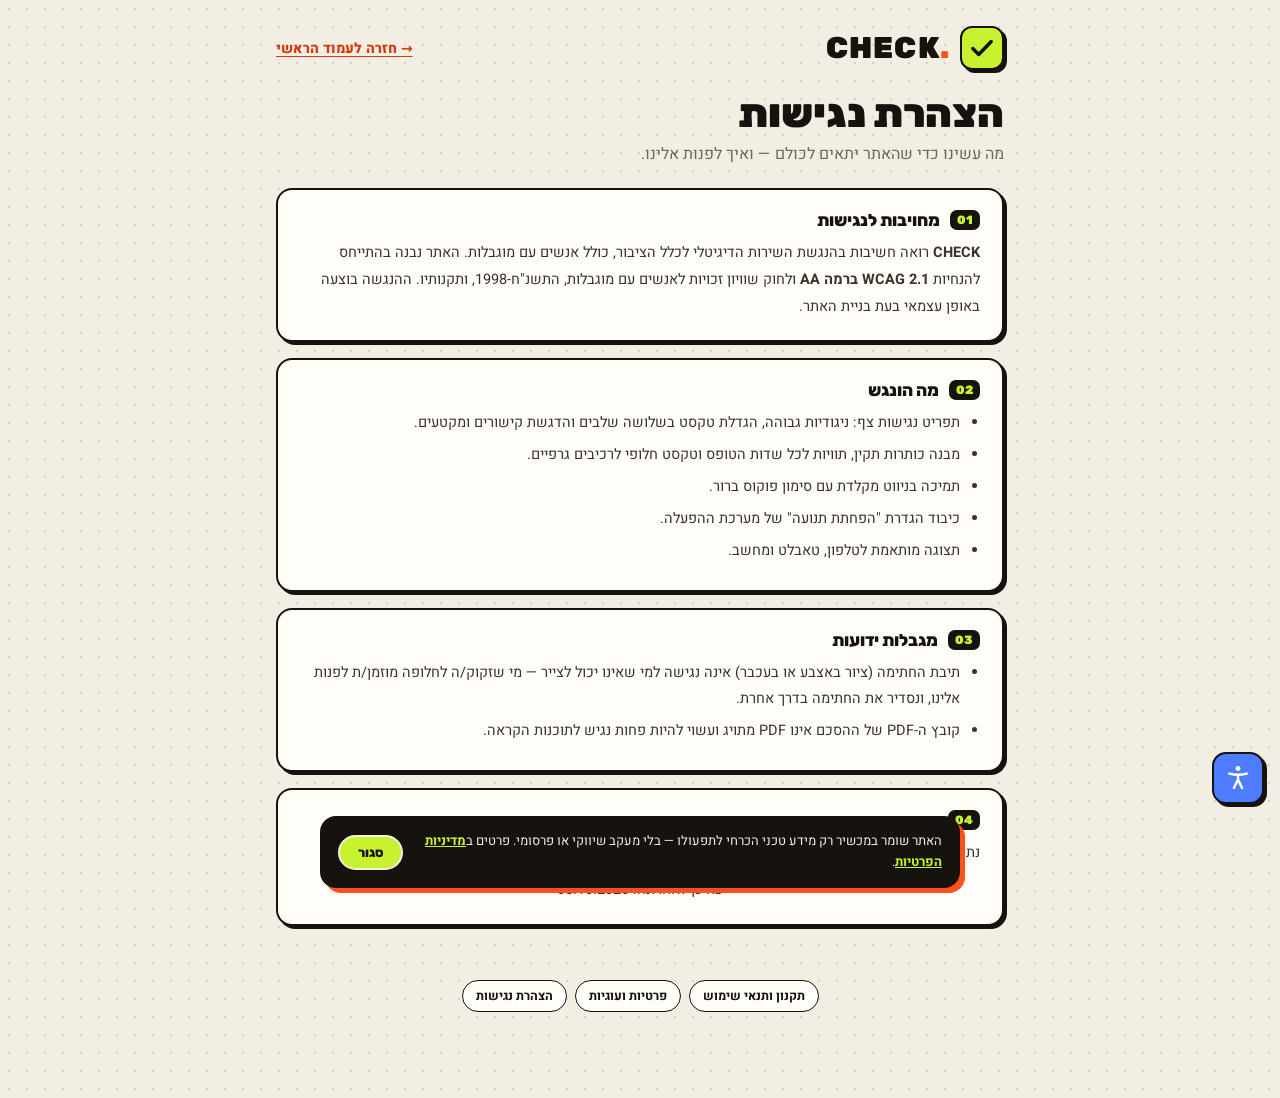
<file: accessibility.html>
<!DOCTYPE html>
<html lang="he" dir="rtl">
<head>
<meta charset="UTF-8">
<meta name="viewport" content="width=device-width, initial-scale=1.0, viewport-fit=cover">
<meta name="theme-color" content="#F3EEE4">
<title>הצהרת נגישות | CHECK</title>
<meta name="description" content="הצהרת הנגישות של האתר.">
<link rel="icon" href="favicon.svg" type="image/svg+xml">
<link rel="preconnect" href="https://fonts.googleapis.com">
<link rel="preconnect" href="https://fonts.gstatic.com" crossorigin>
<link href="https://fonts.googleapis.com/css2?family=Heebo:wght@400;500;700;800&family=Rubik:wght@700;800;900&display=swap" rel="stylesheet">
<link rel="stylesheet" href="theme.css">
<link rel="stylesheet" href="legal.css">
</head>
<body>
<div class="doc-wrap">
  <div class="doc-top">
    <a class="wordmark" href="./"><span class="mark"><svg xmlns="http://www.w3.org/2000/svg" viewBox="0 0 24 24" fill="none" stroke="currentColor" stroke-width="3.2" stroke-linecap="round" stroke-linejoin="round" aria-hidden="true"><path d="M3.5 12.5 9 18 20.5 6"/></svg></span><span class="name brand-name">CHECK<i>.</i></span></a>
    <a class="back" href="./">→ חזרה לעמוד הראשי</a>
  </div>
  <h1 class="doc-title">הצהרת נגישות</h1>
  <p class="doc-lead">מה עשינו כדי שהאתר יתאים לכולם — ואיך לפנות אלינו.</p>

  <section class="card">
    <h2><span class="n">01</span>מחויבות לנגישות</h2>
    <p><strong class="biz">CHECK</strong> רואה חשיבות בהנגשת השירות הדיגיטלי לכלל הציבור, כולל אנשים עם מוגבלות. האתר נבנה בהתייחס להנחיות <strong>WCAG 2.1 ברמה AA</strong> ולחוק שוויון זכויות לאנשים עם מוגבלות, התשנ"ח-1998, ותקנותיו. ההנגשה בוצעה באופן עצמאי בעת בניית האתר.</p>
  </section>
  <section class="card">
    <h2><span class="n">02</span>מה הונגש</h2>
    <ul><li>תפריט נגישות צף: ניגודיות גבוהה, הגדלת טקסט בשלושה שלבים והדגשת קישורים ומקטעים.</li><li>מבנה כותרות תקין, תוויות לכל שדות הטופס וטקסט חלופי לרכיבים גרפיים.</li><li>תמיכה בניווט מקלדת עם סימון פוקוס ברור.</li><li>כיבוד הגדרת "הפחתת תנועה" של מערכת ההפעלה.</li><li>תצוגה מותאמת לטלפון, טאבלט ומחשב.</li></ul>
  </section>
  <section class="card">
    <h2><span class="n">03</span>מגבלות ידועות</h2>
    <ul><li>תיבת החתימה (ציור באצבע או בעכבר) אינה נגישה למי שאינו יכול לצייר — מי שזקוק/ה לחלופה מוזמן/ת לפנות אלינו, ונסדיר את החתימה בדרך אחרת.</li><li>קובץ ה-PDF של ההסכם אינו PDF מתויג ועשוי להיות פחות נגיש לתוכנות הקראה.</li></ul>
  </section>
  <section class="card">
    <h2><span class="n">04</span>פנייה בנושא נגישות</h2>
    <p>נתקלת בבעיה? נשמח לשמוע ולטפל בהקדם: <a class="mail" href="mailto:arielkahalani1@gmail.com">arielkahalani1@gmail.com</a></p><p class="updated">עודכן לאחרונה: 05.10.2026</p>
  </section>
  <footer class="site-foot">
    <nav class="pills" aria-label="מסמכים">
      <a href="terms.html">תקנון ותנאי שימוש</a>
      <a href="privacy.html">פרטיות ועוגיות</a>
      <a href="accessibility.html">הצהרת נגישות</a>
    </nav>
  </footer>
</div>
<script src="config.js"></script>
<script>
  // שם העסק והמייל מתוך config.js; ואם הגענו מהצעת מחיר (?q=) — "חזרה" מחזירה בדיוק אליה
  (function(){
    var b = (window.CHECK_CONFIG || {}).business || {};
    var name = b.name || 'CHECK', mail = b.email || (window.CHECK_CONFIG || {}).adminEmail || '';
    document.querySelectorAll('.brand-name').forEach(function(el){ el.textContent = name; var i = document.createElement('i'); i.textContent = '.'; el.appendChild(i); });
    document.querySelectorAll('.biz').forEach(function(el){ el.textContent = name; });
    document.querySelectorAll('a.mail').forEach(function(a){ a.href = 'mailto:' + mail; a.textContent = mail; });
    document.title = document.title.replace('CHECK', name);
    var q = new URLSearchParams(location.search).get('q');
    if (!q) return;
    var url = './?q=' + encodeURIComponent(q);
    document.querySelectorAll('a.back, a.wordmark').forEach(function(a){ a.href = url; });
    document.querySelector('a.back').textContent = '→ חזרה להצעת המחיר שלך';
    document.querySelectorAll('.pills a').forEach(function(a){ a.href = a.getAttribute('href') + '?q=' + encodeURIComponent(q); });
  })();
</script>
<script src="cookie-consent.js"></script>
<script src="a11y.js"></script>
</body>
</html>
</file>
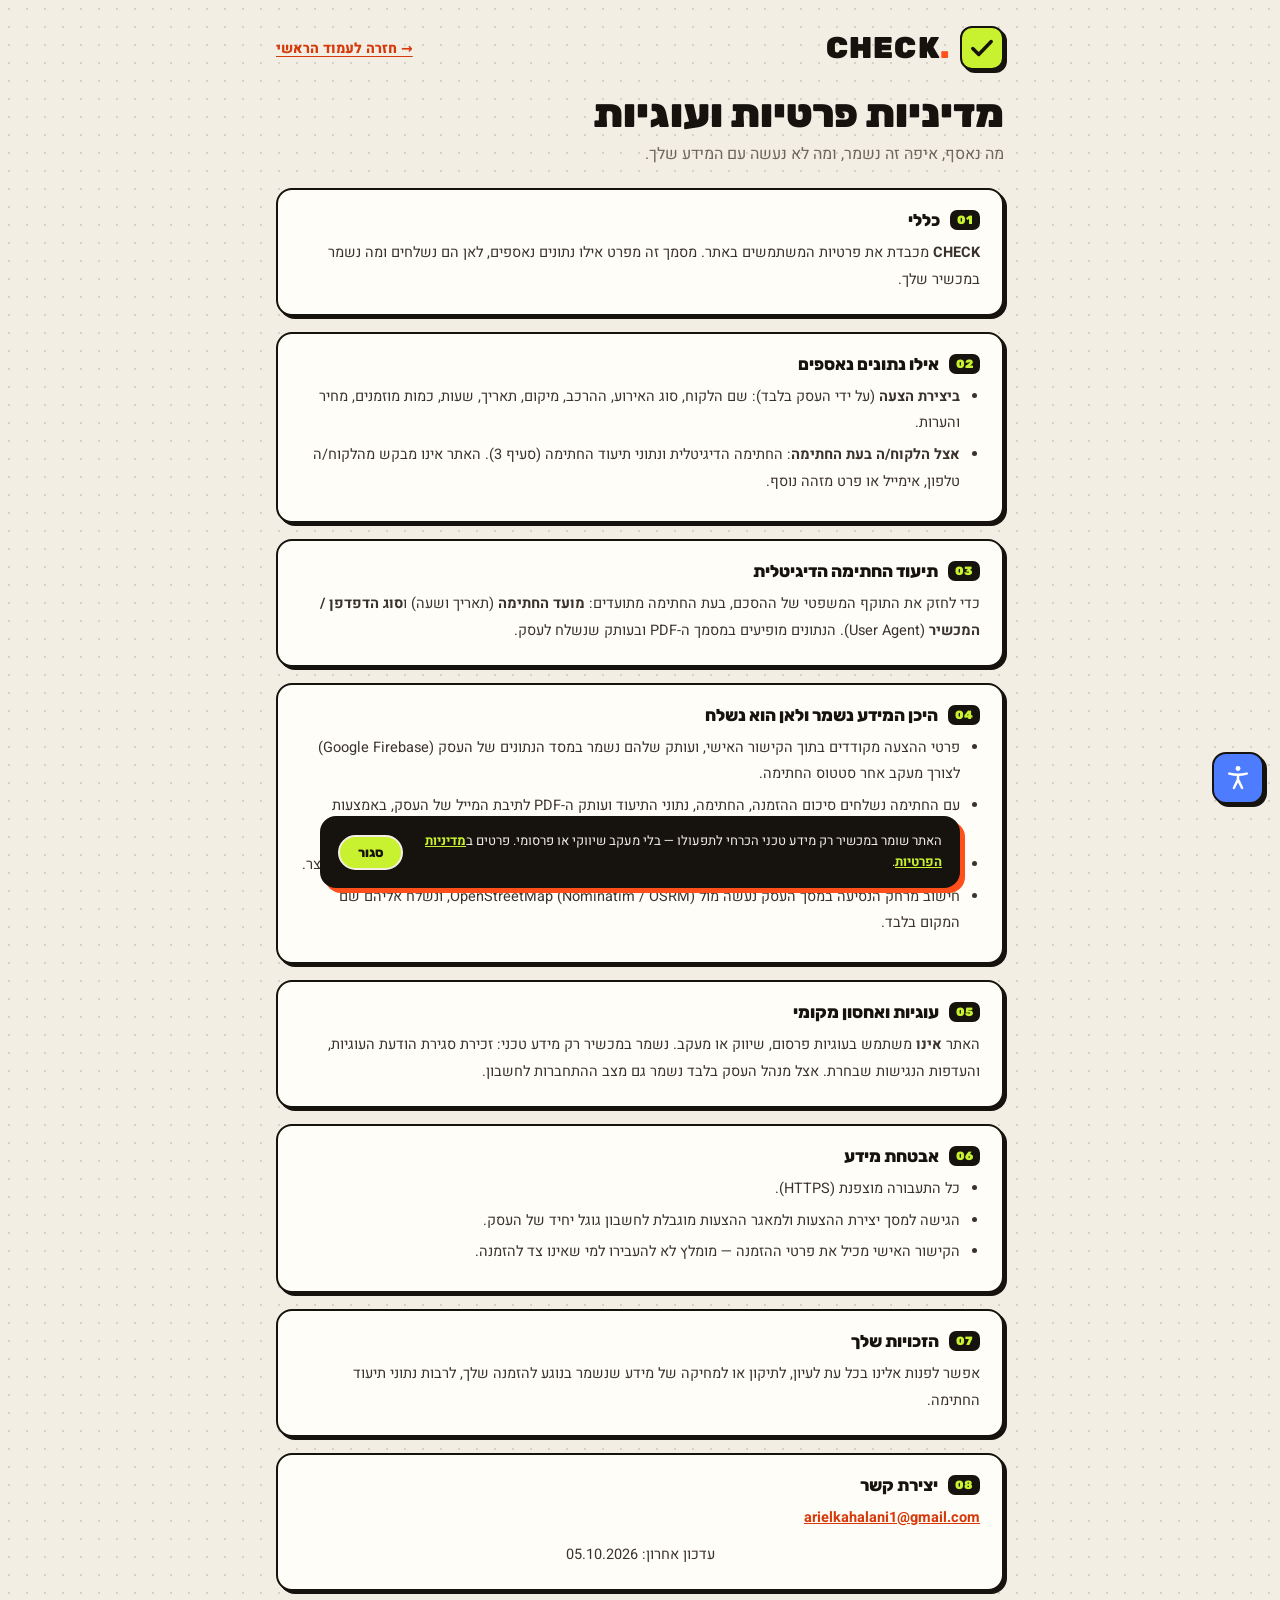
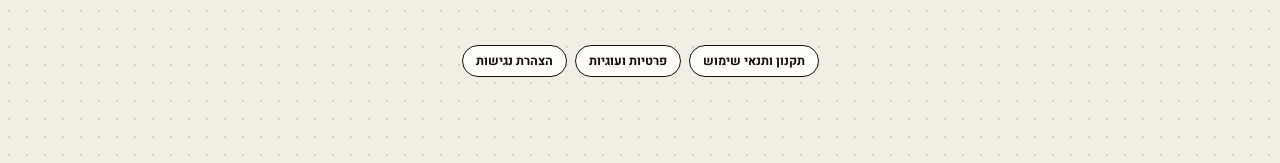
<file: privacy.html>
<!DOCTYPE html>
<html lang="he" dir="rtl">
<head>
<meta charset="UTF-8">
<meta name="viewport" content="width=device-width, initial-scale=1.0, viewport-fit=cover">
<meta name="theme-color" content="#F3EEE4">
<title>מדיניות פרטיות ועוגיות | CHECK</title>
<meta name="description" content="אילו נתונים נאספים באתר וכיצד הם מטופלים.">
<link rel="icon" href="favicon.svg" type="image/svg+xml">
<link rel="preconnect" href="https://fonts.googleapis.com">
<link rel="preconnect" href="https://fonts.gstatic.com" crossorigin>
<link href="https://fonts.googleapis.com/css2?family=Heebo:wght@400;500;700;800&family=Rubik:wght@700;800;900&display=swap" rel="stylesheet">
<link rel="stylesheet" href="theme.css">
<link rel="stylesheet" href="legal.css">
</head>
<body>
<div class="doc-wrap">
  <div class="doc-top">
    <a class="wordmark" href="./"><span class="mark"><svg xmlns="http://www.w3.org/2000/svg" viewBox="0 0 24 24" fill="none" stroke="currentColor" stroke-width="3.2" stroke-linecap="round" stroke-linejoin="round" aria-hidden="true"><path d="M3.5 12.5 9 18 20.5 6"/></svg></span><span class="name brand-name">CHECK<i>.</i></span></a>
    <a class="back" href="./">→ חזרה לעמוד הראשי</a>
  </div>
  <h1 class="doc-title">מדיניות פרטיות ועוגיות</h1>
  <p class="doc-lead">מה נאסף, איפה זה נשמר, ומה לא נעשה עם המידע שלך.</p>

  <section class="card">
    <h2><span class="n">01</span>כללי</h2>
    <p><strong class="biz">CHECK</strong> מכבדת את פרטיות המשתמשים באתר. מסמך זה מפרט אילו נתונים נאספים, לאן הם נשלחים ומה נשמר במכשיר שלך.</p>
  </section>
  <section class="card">
    <h2><span class="n">02</span>אילו נתונים נאספים</h2>
    <ul><li><strong>ביצירת הצעה</strong> (על ידי העסק בלבד): שם הלקוח, סוג האירוע, ההרכב, מיקום, תאריך, שעות, כמות מוזמנים, מחיר והערות.</li><li><strong>אצל הלקוח/ה בעת החתימה</strong>: החתימה הדיגיטלית ונתוני תיעוד החתימה (סעיף 3). האתר אינו מבקש מהלקוח/ה טלפון, אימייל או פרט מזהה נוסף.</li></ul>
  </section>
  <section class="card">
    <h2><span class="n">03</span>תיעוד החתימה הדיגיטלית</h2>
    <p>כדי לחזק את התוקף המשפטי של ההסכם, בעת החתימה מתועדים: <strong>מועד החתימה</strong> (תאריך ושעה) ו<strong>סוג הדפדפן / המכשיר</strong> (User Agent). הנתונים מופיעים במסמך ה-PDF ובעותק שנשלח לעסק.</p>
  </section>
  <section class="card">
    <h2><span class="n">04</span>היכן המידע נשמר ולאן הוא נשלח</h2>
    <ul><li>פרטי ההצעה מקודדים בתוך הקישור האישי, ועותק שלהם נשמר במסד הנתונים של העסק (Google Firebase) לצורך מעקב אחר סטטוס החתימה.</li><li>עם החתימה נשלחים סיכום ההזמנה, החתימה, נתוני התיעוד ועותק ה-PDF לתיבת המייל של העסק, באמצעות שירותי טפסים חיצוניים (FormSubmit / Web3Forms).</li><li>עותק גיבוי זמני של ה-PDF מועלה לשירות tmpfiles.org לקישור הורדה מהיר, ונמחק ממנו אוטומטית תוך זמן קצר.</li><li>חישוב מרחק הנסיעה במסך העסק נעשה מול OpenStreetMap (Nominatim / OSRM), ונשלח אליהם שם המקום בלבד.</li></ul>
  </section>
  <section class="card">
    <h2><span class="n">05</span>עוגיות ואחסון מקומי</h2>
    <p>האתר <strong>אינו</strong> משתמש בעוגיות פרסום, שיווק או מעקב. נשמר במכשיר רק מידע טכני: זכירת סגירת הודעת העוגיות, והעדפות הנגישות שבחרת. אצל מנהל העסק בלבד נשמר גם מצב ההתחברות לחשבון.</p>
  </section>
  <section class="card">
    <h2><span class="n">06</span>אבטחת מידע</h2>
    <ul><li>כל התעבורה מוצפנת (HTTPS).</li><li>הגישה למסך יצירת ההצעות ולמאגר ההצעות מוגבלת לחשבון גוגל יחיד של העסק.</li><li>הקישור האישי מכיל את פרטי ההזמנה — מומלץ לא להעבירו למי שאינו צד להזמנה.</li></ul>
  </section>
  <section class="card">
    <h2><span class="n">07</span>הזכויות שלך</h2>
    <p>אפשר לפנות אלינו בכל עת לעיון, לתיקון או למחיקה של מידע שנשמר בנוגע להזמנה שלך, לרבות נתוני תיעוד החתימה.</p>
  </section>
  <section class="card">
    <h2><span class="n">08</span>יצירת קשר</h2>
    <p><a class="mail" href="mailto:arielkahalani1@gmail.com">arielkahalani1@gmail.com</a></p><p class="updated">עדכון אחרון: 05.10.2026</p>
  </section>
  <footer class="site-foot">
    <nav class="pills" aria-label="מסמכים">
      <a href="terms.html">תקנון ותנאי שימוש</a>
      <a href="privacy.html">פרטיות ועוגיות</a>
      <a href="accessibility.html">הצהרת נגישות</a>
    </nav>
  </footer>
</div>
<script src="config.js"></script>
<script>
  // שם העסק והמייל מתוך config.js; ואם הגענו מהצעת מחיר (?q=) — "חזרה" מחזירה בדיוק אליה
  (function(){
    var b = (window.CHECK_CONFIG || {}).business || {};
    var name = b.name || 'CHECK', mail = b.email || (window.CHECK_CONFIG || {}).adminEmail || '';
    document.querySelectorAll('.brand-name').forEach(function(el){ el.textContent = name; var i = document.createElement('i'); i.textContent = '.'; el.appendChild(i); });
    document.querySelectorAll('.biz').forEach(function(el){ el.textContent = name; });
    document.querySelectorAll('a.mail').forEach(function(a){ a.href = 'mailto:' + mail; a.textContent = mail; });
    document.title = document.title.replace('CHECK', name);
    var q = new URLSearchParams(location.search).get('q');
    if (!q) return;
    var url = './?q=' + encodeURIComponent(q);
    document.querySelectorAll('a.back, a.wordmark').forEach(function(a){ a.href = url; });
    document.querySelector('a.back').textContent = '→ חזרה להצעת המחיר שלך';
    document.querySelectorAll('.pills a').forEach(function(a){ a.href = a.getAttribute('href') + '?q=' + encodeURIComponent(q); });
  })();
</script>
<script src="cookie-consent.js"></script>
<script src="a11y.js"></script>
</body>
</html>
</file>
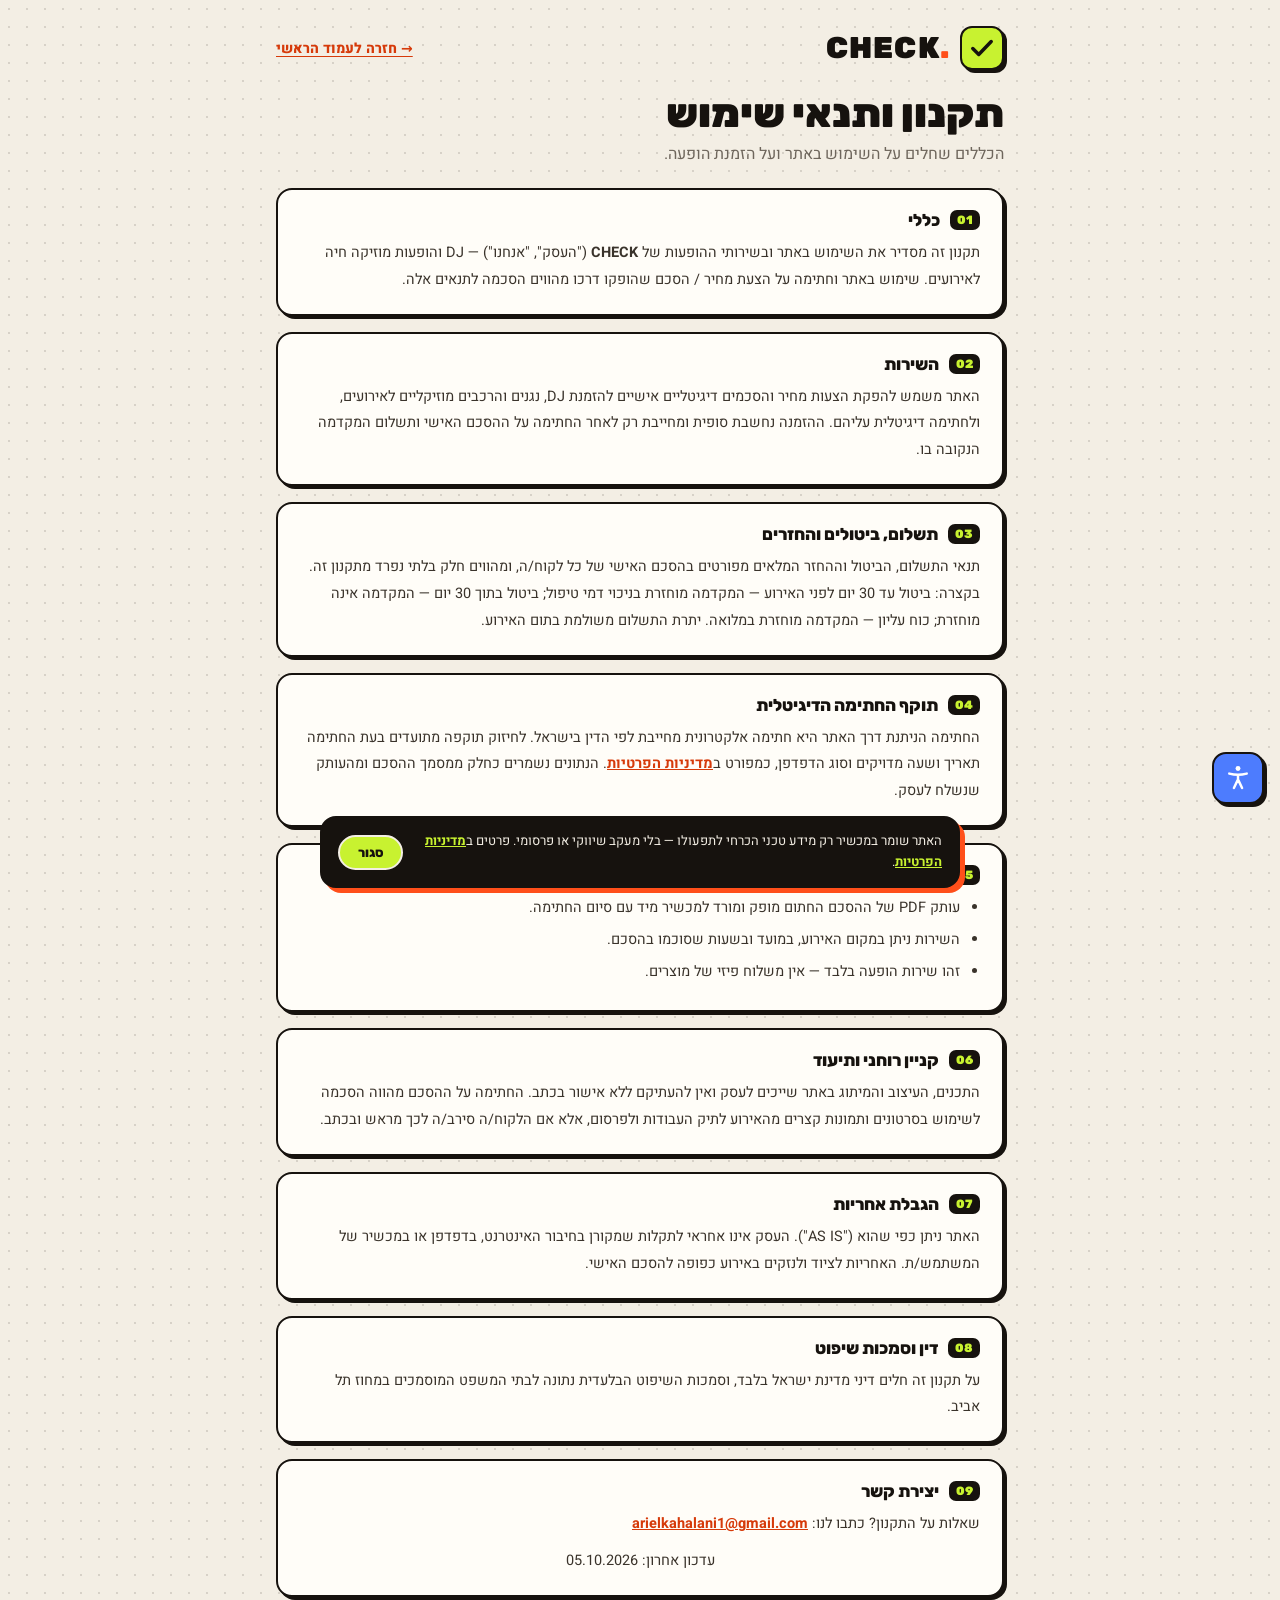
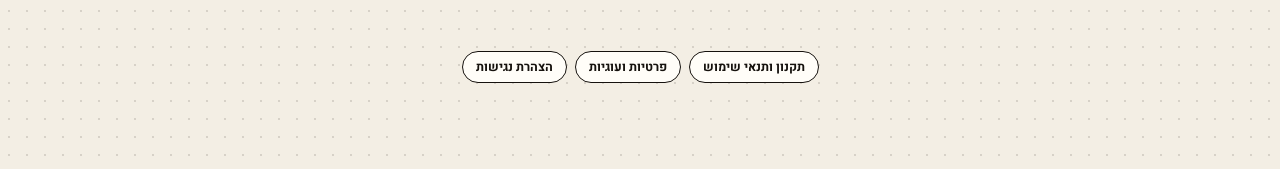
<file: terms.html>
<!DOCTYPE html>
<html lang="he" dir="rtl">
<head>
<meta charset="UTF-8">
<meta name="viewport" content="width=device-width, initial-scale=1.0, viewport-fit=cover">
<meta name="theme-color" content="#F3EEE4">
<title>תקנון ותנאי שימוש | CHECK</title>
<meta name="description" content="תקנון ותנאי השימוש באתר ובשירותי ההופעות.">
<link rel="icon" href="favicon.svg" type="image/svg+xml">
<link rel="preconnect" href="https://fonts.googleapis.com">
<link rel="preconnect" href="https://fonts.gstatic.com" crossorigin>
<link href="https://fonts.googleapis.com/css2?family=Heebo:wght@400;500;700;800&family=Rubik:wght@700;800;900&display=swap" rel="stylesheet">
<link rel="stylesheet" href="theme.css">
<link rel="stylesheet" href="legal.css">
</head>
<body>
<div class="doc-wrap">
  <div class="doc-top">
    <a class="wordmark" href="./"><span class="mark"><svg xmlns="http://www.w3.org/2000/svg" viewBox="0 0 24 24" fill="none" stroke="currentColor" stroke-width="3.2" stroke-linecap="round" stroke-linejoin="round" aria-hidden="true"><path d="M3.5 12.5 9 18 20.5 6"/></svg></span><span class="name brand-name">CHECK<i>.</i></span></a>
    <a class="back" href="./">→ חזרה לעמוד הראשי</a>
  </div>
  <h1 class="doc-title">תקנון ותנאי שימוש</h1>
  <p class="doc-lead">הכללים שחלים על השימוש באתר ועל הזמנת הופעה.</p>

  <section class="card">
    <h2><span class="n">01</span>כללי</h2>
    <p>תקנון זה מסדיר את השימוש באתר ובשירותי ההופעות של <strong class="biz">CHECK</strong> ("העסק", "אנחנו") — DJ והופעות מוזיקה חיה לאירועים. שימוש באתר וחתימה על הצעת מחיר / הסכם שהופקו דרכו מהווים הסכמה לתנאים אלה.</p>
  </section>
  <section class="card">
    <h2><span class="n">02</span>השירות</h2>
    <p>האתר משמש להפקת הצעות מחיר והסכמים דיגיטליים אישיים להזמנת DJ, נגנים והרכבים מוזיקליים לאירועים, ולחתימה דיגיטלית עליהם. ההזמנה נחשבת סופית ומחייבת רק לאחר החתימה על ההסכם האישי ותשלום המקדמה הנקובה בו.</p>
  </section>
  <section class="card">
    <h2><span class="n">03</span>תשלום, ביטולים והחזרים</h2>
    <p>תנאי התשלום, הביטול וההחזר המלאים מפורטים בהסכם האישי של כל לקוח/ה, ומהווים חלק בלתי נפרד מתקנון זה. בקצרה: ביטול עד 30 יום לפני האירוע — המקדמה מוחזרת בניכוי דמי טיפול; ביטול בתוך 30 יום — המקדמה אינה מוחזרת; כוח עליון — המקדמה מוחזרת במלואה. יתרת התשלום משולמת בתום האירוע.</p>
  </section>
  <section class="card">
    <h2><span class="n">04</span>תוקף החתימה הדיגיטלית</h2>
    <p>החתימה הניתנת דרך האתר היא חתימה אלקטרונית מחייבת לפי הדין בישראל. לחיזוק תוקפה מתועדים בעת החתימה תאריך ושעה מדויקים וסוג הדפדפן, כמפורט ב<a href="privacy.html">מדיניות הפרטיות</a>. הנתונים נשמרים כחלק ממסמך ההסכם ומהעותק שנשלח לעסק.</p>
  </section>
  <section class="card">
    <h2><span class="n">05</span>אספקת השירות</h2>
    <ul><li>עותק PDF של ההסכם החתום מופק ומורד למכשיר מיד עם סיום החתימה.</li><li>השירות ניתן במקום האירוע, במועד ובשעות שסוכמו בהסכם.</li><li>זהו שירות הופעה בלבד — אין משלוח פיזי של מוצרים.</li></ul>
  </section>
  <section class="card">
    <h2><span class="n">06</span>קניין רוחני ותיעוד</h2>
    <p>התכנים, העיצוב והמיתוג באתר שייכים לעסק ואין להעתיקם ללא אישור בכתב. החתימה על ההסכם מהווה הסכמה לשימוש בסרטונים ותמונות קצרים מהאירוע לתיק העבודות ולפרסום, אלא אם הלקוח/ה סירב/ה לכך מראש ובכתב.</p>
  </section>
  <section class="card">
    <h2><span class="n">07</span>הגבלת אחריות</h2>
    <p>האתר ניתן כפי שהוא ("AS IS"). העסק אינו אחראי לתקלות שמקורן בחיבור האינטרנט, בדפדפן או במכשיר של המשתמש/ת. האחריות לציוד ולנזקים באירוע כפופה להסכם האישי.</p>
  </section>
  <section class="card">
    <h2><span class="n">08</span>דין וסמכות שיפוט</h2>
    <p>על תקנון זה חלים דיני מדינת ישראל בלבד, וסמכות השיפוט הבלעדית נתונה לבתי המשפט המוסמכים במחוז תל אביב.</p>
  </section>
  <section class="card">
    <h2><span class="n">09</span>יצירת קשר</h2>
    <p>שאלות על התקנון? כתבו לנו: <a class="mail" href="mailto:arielkahalani1@gmail.com">arielkahalani1@gmail.com</a></p><p class="updated">עדכון אחרון: 05.10.2026</p>
  </section>
  <footer class="site-foot">
    <nav class="pills" aria-label="מסמכים">
      <a href="terms.html">תקנון ותנאי שימוש</a>
      <a href="privacy.html">פרטיות ועוגיות</a>
      <a href="accessibility.html">הצהרת נגישות</a>
    </nav>
  </footer>
</div>
<script src="config.js"></script>
<script>
  // שם העסק והמייל מתוך config.js; ואם הגענו מהצעת מחיר (?q=) — "חזרה" מחזירה בדיוק אליה
  (function(){
    var b = (window.CHECK_CONFIG || {}).business || {};
    var name = b.name || 'CHECK', mail = b.email || (window.CHECK_CONFIG || {}).adminEmail || '';
    document.querySelectorAll('.brand-name').forEach(function(el){ el.textContent = name; var i = document.createElement('i'); i.textContent = '.'; el.appendChild(i); });
    document.querySelectorAll('.biz').forEach(function(el){ el.textContent = name; });
    document.querySelectorAll('a.mail').forEach(function(a){ a.href = 'mailto:' + mail; a.textContent = mail; });
    document.title = document.title.replace('CHECK', name);
    var q = new URLSearchParams(location.search).get('q');
    if (!q) return;
    var url = './?q=' + encodeURIComponent(q);
    document.querySelectorAll('a.back, a.wordmark').forEach(function(a){ a.href = url; });
    document.querySelector('a.back').textContent = '→ חזרה להצעת המחיר שלך';
    document.querySelectorAll('.pills a').forEach(function(a){ a.href = a.getAttribute('href') + '?q=' + encodeURIComponent(q); });
  })();
</script>
<script src="cookie-consent.js"></script>
<script src="a11y.js"></script>
</body>
</html>
</file>
<file: theme.css>
/* CHECK · שפה עיצובית משותפת — "פוסטר הופעה": נייר חם, דיו שחורה, כתום אות וירוק חומצה.
   מסגרות עבות, צללים קשיחים, תוויות מדבקה. משותף לכל הדפים. */
:root{
    --paper:#F3EEE4;
    --paper-2:#EAE3D5;
    --card:#FFFDF8;
    --ink:#16120E;
    --ink-2:#3A332B;
    --muted:#6E665C;
    --faint:#A39A8C;
    --hot:#FF4F1A;
    --hot-dk:#D63A0A;
    --acid:#C8F230;
    --sky:#4D7CFE;
    --ok:#1F9D55;
    --warn:#B7791F;
    --bad:#D12E2E;
    --line:2px solid var(--ink);
    --shadow:5px 5px 0 var(--ink);
    --shadow-sm:3px 3px 0 var(--ink);
    --r:16px;
}
*{ box-sizing:border-box; -webkit-tap-highlight-color:transparent; }
html,body{ margin:0; background:var(--paper); }
body{
    font-family:'Heebo',system-ui,sans-serif; color:var(--ink);
    min-height:100dvh; overflow-x:hidden; -webkit-font-smoothing:antialiased;
    padding-top:env(safe-area-inset-top); padding-bottom:env(safe-area-inset-bottom);
    background-color:var(--paper);
    background-image:radial-gradient(rgba(22,18,14,.13) 1px, transparent 1.2px);
    background-size:18px 18px;
}
h1,h2,h3,.display{ font-family:'Rubik','Heebo',sans-serif; }
a{ color:inherit; }
.hidden{ display:none !important; }
.ltr{ direction:ltr; unicode-bidi:isolate; }

/* ---------- סימן מסחרי ---------- */
.wordmark{ display:inline-flex; align-items:center; gap:10px; text-decoration:none; color:var(--ink); }
.wordmark .mark{
    width:44px; height:44px; border-radius:12px; flex:none; display:grid; place-items:center;
    background:var(--acid); border:var(--line); box-shadow:var(--shadow-sm);
}
.wordmark .mark svg{ width:26px; height:26px; }
.wordmark .name{ direction:ltr; unicode-bidi:isolate; font-family:'Rubik',sans-serif; font-weight:900; font-size:30px; letter-spacing:.04em; line-height:1; }
.wordmark .name i{ font-style:normal; color:var(--hot); }

/* ---------- רצועת טיקר ---------- */
.ticker{
    overflow:hidden; white-space:nowrap; border-block:var(--line); background:var(--ink); color:var(--paper);
    font-family:'Rubik',sans-serif; font-weight:800; font-size:13px; letter-spacing:.18em; text-transform:uppercase;
}
.ticker .track{ display:inline-flex; gap:28px; padding:9px 0; animation:tick 38s linear infinite; }
.ticker .track span::after{ content:"✦"; color:var(--acid); margin-inline-start:28px; }
@keyframes tick{ from{ transform:translateX(0) } to{ transform:translateX(50%) } }

/* ---------- אקולייזר ---------- */
.eq{ display:inline-flex; align-items:flex-end; gap:3px; height:22px; }
.eq b{ width:4px; background:var(--hot); border-radius:2px; animation:eq 1.1s ease-in-out infinite; }
.eq b:nth-child(2){ animation-delay:-.3s; background:var(--ink); }
.eq b:nth-child(3){ animation-delay:-.6s; }
.eq b:nth-child(4){ animation-delay:-.15s; background:var(--ink); }
.eq b:nth-child(5){ animation-delay:-.45s; }
@keyframes eq{ 0%,100%{ height:5px } 50%{ height:22px } }

/* ---------- כרטיסים ---------- */
.panel{
    background:var(--card); border:var(--line); border-radius:var(--r); box-shadow:var(--shadow);
    position:relative;
}
.panel-head{
    display:flex; align-items:center; justify-content:space-between; gap:12px; flex-wrap:wrap;
    padding:16px 20px; border-bottom:var(--line);
}
.panel-body{ padding:20px; }
@media(min-width:640px){ .panel-head{ padding:18px 26px } .panel-body{ padding:26px } }
.step{ display:flex; align-items:center; gap:12px; }
.step .num{
    font-family:'Rubik',sans-serif; font-weight:900; font-size:13px; letter-spacing:.06em;
    background:var(--ink); color:var(--acid); border-radius:8px; padding:5px 8px; line-height:1;
}
.step h2{ margin:0; font-size:19px; font-weight:800; }

.tag{
    display:inline-flex; align-items:center; gap:6px; border:var(--line); border-radius:999px;
    padding:4px 12px; font-family:'Rubik',sans-serif; font-weight:800; font-size:11px; letter-spacing:.1em;
    text-transform:uppercase; background:var(--acid);
}
.tag.hot{ background:var(--hot); color:#fff; }
.tag.ink{ background:var(--ink); color:var(--paper); }

/* ---------- שדות ---------- */
.lbl{ display:block; font-size:12.5px; font-weight:800; color:var(--ink-2); margin-bottom:6px; }
.lbl small{ font-weight:500; color:var(--muted); }
.field{
    width:100%; font:inherit; font-size:15.5px; color:var(--ink); padding:12px 14px;
    background:#fff; border:var(--line); border-radius:12px; outline:none;
    transition:box-shadow .15s, transform .15s;
}
.field::placeholder{ color:var(--faint); }
.field:focus{ box-shadow:4px 4px 0 var(--acid), 4px 4px 0 2px var(--ink); transform:translate(-1px,-1px); }
select.field{ appearance:none; -webkit-appearance:none; cursor:pointer;
    background-image:url("data:image/svg+xml,%3Csvg xmlns='http://www.w3.org/2000/svg' width='14' height='14' viewBox='0 0 24 24' fill='none' stroke='%2316120E' stroke-width='3' stroke-linecap='round' stroke-linejoin='round'%3E%3Cpath d='m6 9 6 6 6-6'/%3E%3C/svg%3E");
    background-repeat:no-repeat; background-position:left 14px center; padding-left:38px; }
textarea.field{ resize:vertical; min-height:70px; }
.hint{ font-size:12px; color:var(--muted); margin-top:6px; min-height:15px; }
.hint.ok{ color:var(--ok); } .hint.warn{ color:var(--warn); }

.grid2{ display:grid; grid-template-columns:1fr; gap:16px; }
@media(min-width:640px){ .grid2{ grid-template-columns:1fr 1fr; gap:18px 20px; } .span2{ grid-column:span 2; } }

/* ---------- כפתורים ---------- */
.btn{
    display:inline-flex; align-items:center; justify-content:center; gap:9px; cursor:pointer;
    font-family:'Rubik',sans-serif; font-weight:800; font-size:16px; text-decoration:none;
    border:var(--line); border-radius:14px; padding:14px 22px; color:var(--ink); background:#fff;
    box-shadow:var(--shadow-sm); transition:transform .12s, box-shadow .12s, background .15s;
}
.btn:hover{ transform:translate(-1px,-1px); box-shadow:4px 4px 0 var(--ink); }
.btn:active{ transform:translate(3px,3px); box-shadow:0 0 0 var(--ink); }
.btn:disabled{ opacity:.6; cursor:wait; transform:none; box-shadow:var(--shadow-sm); }
.btn svg{ width:20px; height:20px; flex:none; }
.btn-hot{ background:var(--hot); color:#fff; }
.btn-acid{ background:var(--acid); }
.btn-ink{ background:var(--ink); color:var(--paper); }
.btn-wa{ background:#25D366; color:#fff; }
.btn-block{ width:100%; }
.btn-lg{ padding:17px 24px; font-size:17px; }
.btn-sm{ padding:8px 13px; font-size:13px; border-radius:10px; box-shadow:2px 2px 0 var(--ink); }
.btn-sm svg{ width:16px; height:16px; }
.link{ background:none; border:0; padding:0; cursor:pointer; font:inherit; font-weight:800; color:var(--hot-dk); text-decoration:underline; text-underline-offset:3px; }

/* ---------- פוטר ---------- */
.site-foot{ text-align:center; color:var(--muted); font-size:12.5px; padding:26px 0 34px; }
.site-foot .pills{ display:flex; justify-content:center; flex-wrap:wrap; gap:8px; margin:12px 0; }
.site-foot .pills a{ text-decoration:none; font-weight:700; border:1.5px solid var(--ink); border-radius:999px; padding:6px 13px; background:var(--card); color:var(--ink); }
.site-foot .pills a:hover{ background:var(--acid); }

@keyframes rise{ from{ opacity:0; transform:translateY(14px) } to{ opacity:1; transform:none } }
.rise{ animation:rise .5s cubic-bezier(.2,.8,.2,1) both; }
.rise:nth-child(2){ animation-delay:.06s } .rise:nth-child(3){ animation-delay:.12s }
.rise:nth-child(4){ animation-delay:.18s } .rise:nth-child(5){ animation-delay:.24s }
@media (prefers-reduced-motion:reduce){ .rise,.eq b,.ticker .track{ animation:none } }
:focus-visible{ outline:3px solid var(--sky); outline-offset:2px; }
</file>
<file: legal.css>
/* CHECK · עמודי מסמכים (תקנון / פרטיות / נגישות / 404) — מעל theme.css */
.doc-wrap{ max-width:760px; margin:0 auto; padding:26px 16px 40px; }
.doc-top{ display:flex; align-items:center; justify-content:space-between; gap:12px; flex-wrap:wrap; margin-bottom:22px; }
.back{ font-weight:800; font-size:14px; color:var(--hot-dk); text-decoration:underline; text-underline-offset:3px; }
.doc-title{ font-family:'Rubik',sans-serif; font-weight:900; font-size:clamp(28px,7vw,40px); margin:0 0 6px; line-height:1.1; }
.doc-lead{ margin:0 0 22px; color:var(--muted); }
.card{ background:var(--card); border:var(--line); border-radius:var(--r); box-shadow:var(--shadow-sm); padding:20px 22px; margin-bottom:16px; }
.card h2{ display:flex; align-items:center; gap:10px; font-size:17px; font-weight:800; margin:0 0 10px; }
.card h2 .n{ font-family:'Rubik',sans-serif; font-size:12px; font-weight:900; background:var(--ink); color:var(--acid); border-radius:7px; padding:4px 7px; line-height:1; }
.card p,.card li{ font-size:14.5px; line-height:1.85; color:var(--ink-2); margin:0; }
.card p+p,.card p+ul,.card ul+p{ margin-top:10px; }
.card ul{ padding-inline-start:20px; margin:0; }
.card li{ margin-bottom:5px; }
.card a{ color:var(--hot-dk); font-weight:700; }
.updated{ font-size:12px; color:var(--muted); text-align:center; margin-top:8px; }
</file>
